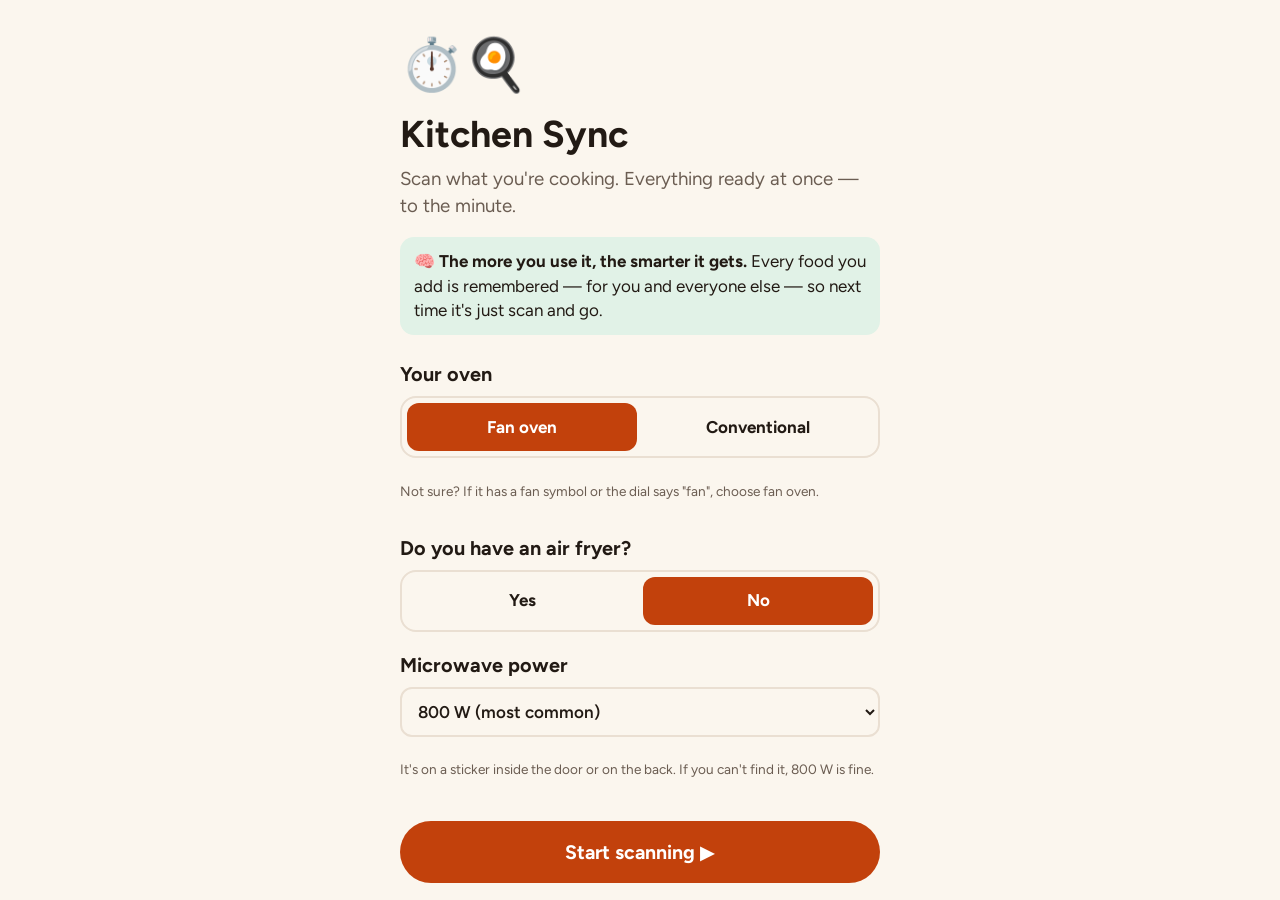
<file: index.html>
<!doctype html>
<html lang="en-IE">
<head>
  <meta charset="utf-8">
  <meta name="viewport" content="width=device-width, initial-scale=1, viewport-fit=cover">
  <meta name="theme-color" content="#FBF6EE" media="(prefers-color-scheme: light)">
  <meta name="theme-color" content="#15110E" media="(prefers-color-scheme: dark)">
  <meta name="description" content="Scan the food you're cooking and Kitchen Sync tells you when to put each thing in, so everything is ready at the same time.">
  <title>Kitchen Sync: To the Minute</title>
  <link rel="icon" type="image/png" sizes="192x192" href="icon-192.png">
  <link rel="manifest" href="manifest.webmanifest">
  <link rel="apple-touch-icon" href="apple-touch-icon.png">
  <!-- The picture and words WhatsApp shows under a link to the app -->
  <meta property="og:title" content="Kitchen Sync: To the Minute">
  <meta property="og:description" content="Scan your food. Everything ready at once — to the minute.">
  <meta property="og:url" content="https://thespectrumtechengine.com/kitchen-sync/">
  <meta property="og:image" content="https://thespectrumtechengine.com/kitchen-sync/share.jpg">
  <meta property="og:image:secure_url" content="https://thespectrumtechengine.com/kitchen-sync/share.jpg">
  <meta property="og:image:type" content="image/jpeg">
  <meta property="og:image:width" content="1200">
  <meta property="og:image:height" content="630">
  <meta property="og:type" content="website">
  <!-- Usage numbers and owner tools, shared by every Spectrum Tech Engine app -->
  <script src="https://thespectrumtechengine.com/ste-owner.js" data-app="kitchen-sync" defer></script>
  <script type="module" crossorigin src="./assets/index-BdXuvkuh.js"></script>
  <link rel="stylesheet" crossorigin href="./assets/index-vVgdwt6_.css">
</head>
<body>
  <div id="app"></div>
</body>
</html>
</file>
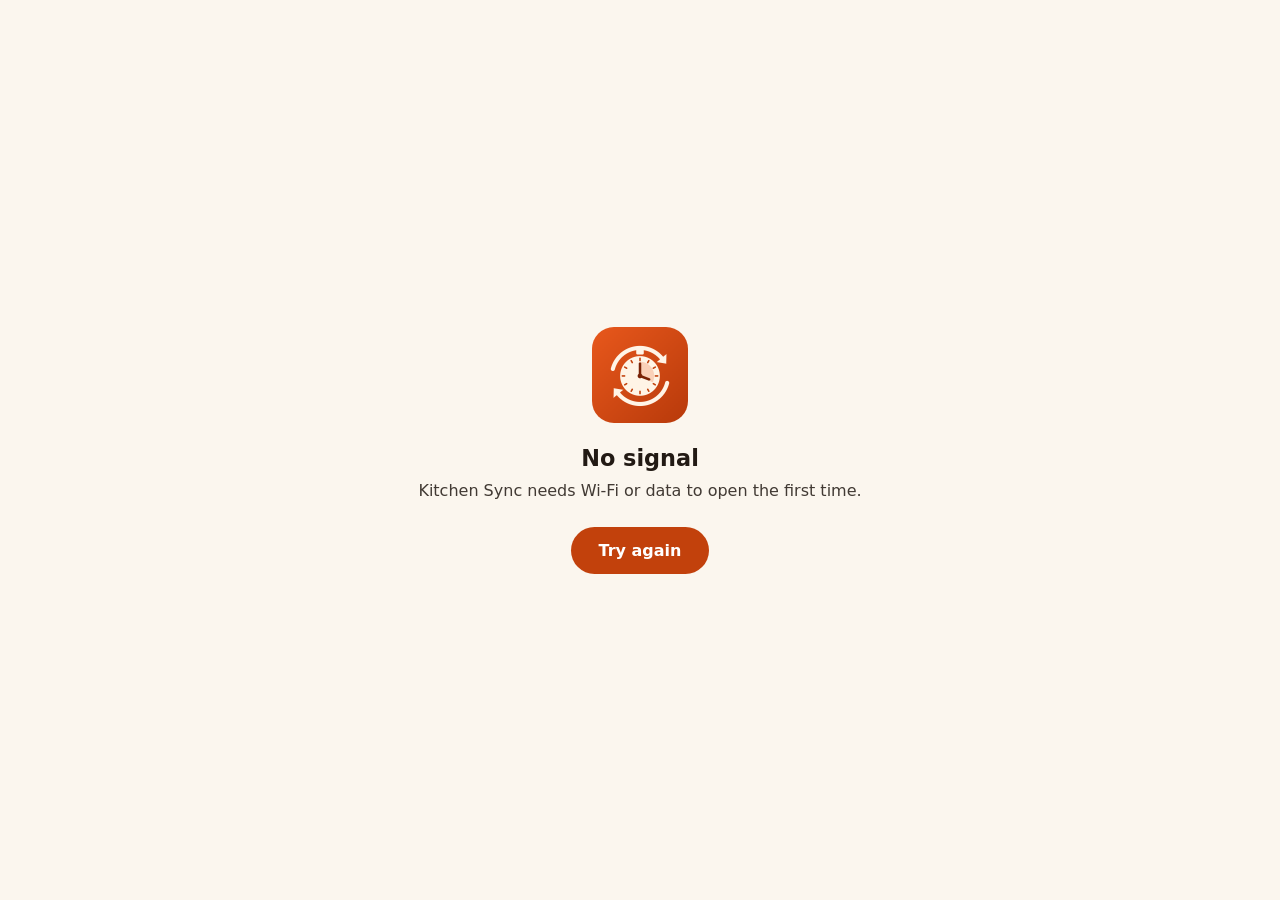
<file: offline.html>
<!DOCTYPE html>
<html lang="en-IE">
<head>
<meta charset="UTF-8">
<meta name="viewport" content="width=device-width, initial-scale=1.0">
<title>Kitchen Sync</title>
<style>
  body { margin: 0; min-height: 100vh; display: grid; place-items: center; background: #FBF6EE; color: #221A14;
         font-family: system-ui, -apple-system, "Segoe UI", sans-serif; text-align: center; padding: 24px; box-sizing: border-box; }
  @media (prefers-color-scheme: dark) { body { background: #15110E; color: #F6EEE6; } a { background: #FF8A3D !important; color: #1B0E05 !important; } }
  img { width: 96px; height: 96px; border-radius: 22px; }
  h1 { font-size: 1.4rem; margin: 18px 0 8px; }
  p { margin: 0 0 24px; line-height: 1.5; opacity: .85; }
  a { display: inline-block; background: #C2410C; color: #fff; font-weight: 700; text-decoration: none; padding: 14px 28px; border-radius: 999px; }
</style>
</head>
<body>
  <main>
    <img src="icon-192.png" alt="">
    <h1>No signal</h1>
    <p>Kitchen Sync needs Wi-Fi or data to open the first time.</p>
    <a href="https://thespectrumtechengine.com/kitchen-sync/">Try again</a>
  </main>
</body>
</html>
</file>
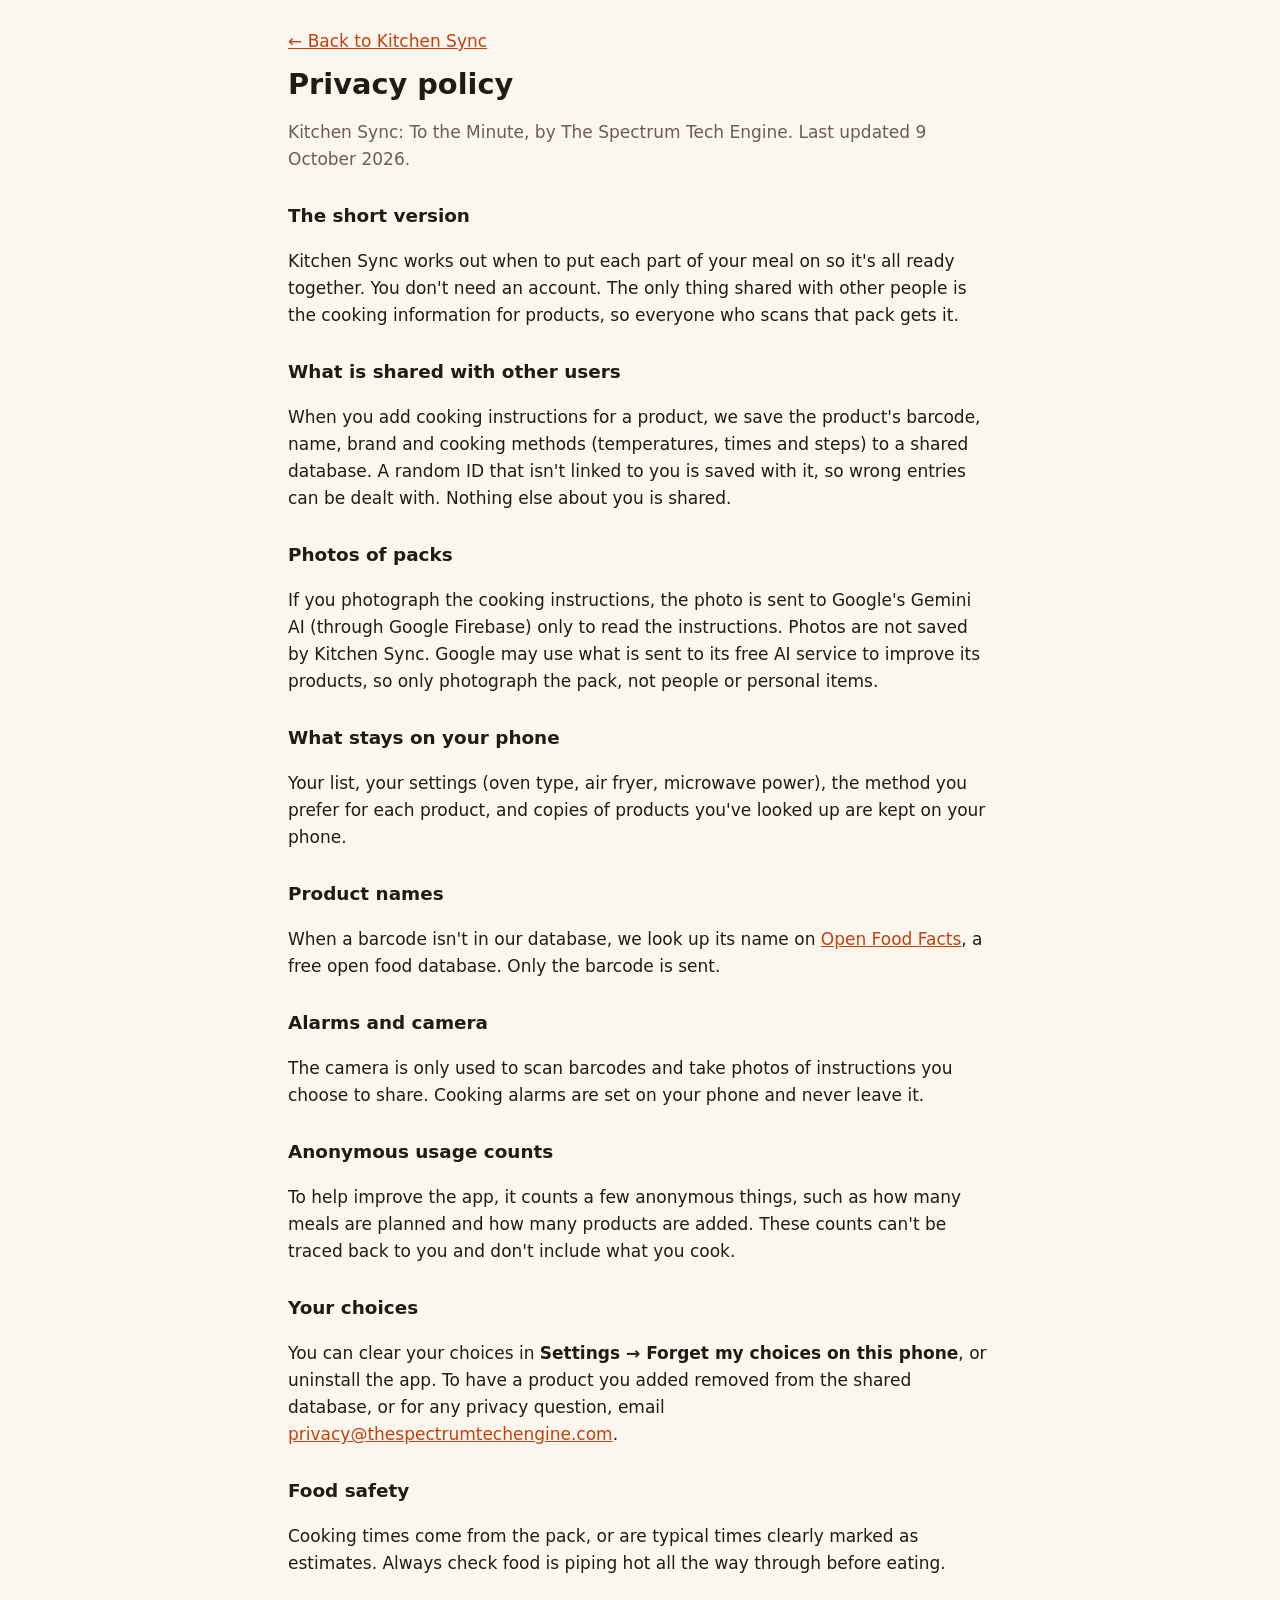
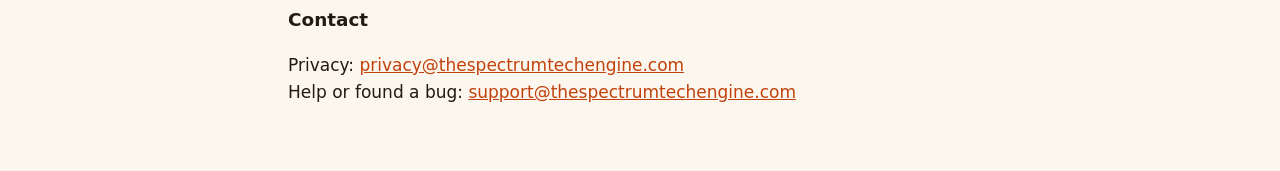
<file: privacy.html>
<!doctype html>
<html lang="en-IE">
<head>
<meta charset="utf-8">
<meta name="viewport" content="width=device-width, initial-scale=1">
<title>Kitchen Sync Privacy</title>
<meta name="description" content="What Kitchen Sync stores, what is shared, and how to have it removed.">
<link rel="icon" type="image/png" sizes="192x192" href="icon-192.png">
<style>
:root { --bg: #FBF6EE; --ink: #221A14; --muted: #6B5D52; --accent: #C2410C; }
@media (prefers-color-scheme: dark) { :root:not([data-theme="light"]) { --bg: #15110E; --ink: #F6EEE6; --muted: #BBAA9B; --accent: #FF8A3D; } }
:root[data-theme="dark"] { --bg: #15110E; --ink: #F6EEE6; --muted: #BBAA9B; --accent: #FF8A3D; }
body { margin: 0; background: var(--bg); color: var(--ink); font: 17px/1.6 system-ui, -apple-system, "Segoe UI", sans-serif; }
main { width: min(100%, 44rem); margin: 0 auto; padding: 28px 16px 48px; }
h1 { font-size: 1.8rem; line-height: 1.2; margin: 12px 0 4px; }
h2 { font-size: 1.15rem; margin: 28px 0 6px; }
.muted { color: var(--muted); }
a { color: var(--accent); }
</style>
</head>
<body>
<main>
  <a href="./">← Back to Kitchen Sync</a>
  <h1>Privacy policy</h1>
  <p class="muted">Kitchen Sync: To the Minute, by The Spectrum Tech Engine. Last updated 9 October 2026.</p>

  <h2>The short version</h2>
  <p>Kitchen Sync works out when to put each part of your meal on so it's all ready together. You don't need an account. The only thing shared with other people is the cooking information for products, so everyone who scans that pack gets it.</p>

  <h2>What is shared with other users</h2>
  <p>When you add cooking instructions for a product, we save the product's barcode, name, brand and cooking methods (temperatures, times and steps) to a shared database. A random ID that isn't linked to you is saved with it, so wrong entries can be dealt with. Nothing else about you is shared.</p>

  <h2>Photos of packs</h2>
  <p>If you photograph the cooking instructions, the photo is sent to Google's Gemini AI (through Google Firebase) only to read the instructions. Photos are not saved by Kitchen Sync. Google may use what is sent to its free AI service to improve its products, so only photograph the pack, not people or personal items.</p>

  <h2>What stays on your phone</h2>
  <p>Your list, your settings (oven type, air fryer, microwave power), the method you prefer for each product, and copies of products you've looked up are kept on your phone.</p>

  <h2>Product names</h2>
  <p>When a barcode isn't in our database, we look up its name on <a href="https://world.openfoodfacts.org" target="_blank" rel="noopener">Open Food Facts</a>, a free open food database. Only the barcode is sent.</p>

  <h2>Alarms and camera</h2>
  <p>The camera is only used to scan barcodes and take photos of instructions you choose to share. Cooking alarms are set on your phone and never leave it.</p>

  <h2>Anonymous usage counts</h2>
  <p>To help improve the app, it counts a few anonymous things, such as how many meals are planned and how many products are added. These counts can't be traced back to you and don't include what you cook.</p>

  <h2>Your choices</h2>
  <p>You can clear your choices in <b>Settings → Forget my choices on this phone</b>, or uninstall the app. To have a product you added removed from the shared database, or for any privacy question, email <a href="mailto:privacy@thespectrumtechengine.com">privacy@thespectrumtechengine.com</a>.</p>

  <h2>Food safety</h2>
  <p>Cooking times come from the pack, or are typical times clearly marked as estimates. Always check food is piping hot all the way through before eating.</p>

  <h2>Contact</h2>
  <p>Privacy: <a href="mailto:privacy@thespectrumtechengine.com">privacy@thespectrumtechengine.com</a><br>
     Help or found a bug: <a href="mailto:support@thespectrumtechengine.com">support@thespectrumtechengine.com</a></p>
</main>
</body>
</html>
</file>
<file: assets/index-vVgdwt6_.css>
@font-face{font-family:Figtree Variable;font-style:normal;font-display:swap;font-weight:300 900;src:url(./figtree-latin-ext-wght-normal-DCwSJGxG.woff2)format("woff2-variations");unicode-range:U+100-2BA,U+2BD-2C5,U+2C7-2CC,U+2CE-2D7,U+2DD-2FF,U+304,U+308,U+329,U+1D00-1DBF,U+1E00-1E9F,U+1EF2-1EFF,U+2020,U+20A0-20AB,U+20AD-20C0,U+2113,U+2C60-2C7F,U+A720-A7FF}@font-face{font-family:Figtree Variable;font-style:normal;font-display:swap;font-weight:300 900;src:url(./figtree-latin-wght-normal-D_ZTVpCC.woff2)format("woff2-variations");unicode-range:U+??,U+131,U+152-153,U+2BB-2BC,U+2C6,U+2DA,U+2DC,U+304,U+308,U+329,U+2000-206F,U+20AC,U+2122,U+2191,U+2193,U+2212,U+2215,U+FEFF,U+FFFD}:root{--bg:#fbf6ee;--card:#fff;--ink:#221a14;--muted:#6b5d52;--line:#eadfd2;--accent:#c2410c;--accent-ink:#fff;--accent-soft:#fde8d9;--good:#2f7d4f;--good-soft:#e1f2e7;--warn:#9a5b00;--warn-soft:#fff1d6;--danger:#b42318;--shadow:0 10px 30px -18px #3c1e0a73;--radius:18px;--font:"Figtree Variable", system-ui, -apple-system, "Segoe UI", Roboto, sans-serif;--lightningcss-light:initial;--lightningcss-dark: ;color-scheme:light dark}@media (prefers-color-scheme:dark){:root{--lightningcss-light: ;--lightningcss-dark:initial}:root:not([data-theme=light]){--bg:#15110e;--card:#211b16;--ink:#f6eee6;--muted:#bbaa9b;--line:#3a2f27;--accent:#ff8a3d;--accent-ink:#1b0e05;--accent-soft:#42261a;--good:#6fd39a;--good-soft:#17301f;--warn:#f5c25a;--warn-soft:#3a2c12;--danger:#ff7a6b;--shadow:0 10px 30px -18px #000c}}:root[data-theme=dark]{--bg:#15110e;--card:#211b16;--ink:#f6eee6;--muted:#bbaa9b;--line:#3a2f27;--accent:#ff8a3d;--accent-ink:#1b0e05;--accent-soft:#42261a;--good:#6fd39a;--good-soft:#17301f;--warn:#f5c25a;--warn-soft:#3a2c12;--danger:#ff7a6b}*{box-sizing:border-box}html,body{background:var(--bg);color:var(--ink);font:17px/1.45 var(--font);-webkit-tap-highlight-color:transparent;margin:0}body{overscroll-behavior:none;min-height:100dvh}#app{flex-direction:column;min-height:100dvh;display:flex}button,input,select{font:inherit;color:inherit}svg{flex:none;width:22px;height:22px}h1,h2,h3{margin:0;line-height:1.15}.muted{color:var(--muted)}.small{font-size:.92rem}.tiny{font-size:.8rem}.center{text-align:center}:focus-visible{outline:3px solid var(--accent);outline-offset:2px}.btn{background:var(--line);cursor:pointer;min-height:52px;color:var(--ink);border:2px solid #0000;border-radius:999px;justify-content:center;align-items:center;gap:8px;padding:0 20px;font-weight:700;text-decoration:none;display:inline-flex}.btn.primary{background:var(--accent);color:var(--accent-ink)}.btn.ghost{border-color:var(--line);background:0 0}.btn.danger{background:var(--danger);color:#fff}.btn.danger-ghost{color:var(--danger);background:0 0;border-color:#0000}.btn.small{min-height:42px;padding:0 14px;font-size:.95rem}.btn.big{width:100%;min-height:62px;font-size:1.15rem}.btn.wide{width:100%;margin-top:10px}.btn:disabled{opacity:.45;cursor:default}.row-btns{gap:10px;margin-top:14px;display:flex}.row-btns>*{flex:1}.icon-btn{color:#fff;cursor:pointer;background:#00000073;border:0;border-radius:50%;place-items:center;width:48px;height:48px;display:grid}.icon-btn.on{color:#000;background:#ffd24a}.link{color:var(--accent);cursor:pointer;background:0 0;border:0;padding:0;font-weight:700;text-decoration:underline}.cam{background:#000;flex:none;height:44dvh;min-height:250px;position:relative;overflow:hidden}.cam video{object-fit:cover;width:100%;height:100%;position:absolute;inset:0}.topbar{padding:calc(10px + env(safe-area-inset-top)) max(14px, env(safe-area-inset-right)) 10px max(14px, env(safe-area-inset-left));background:linear-gradient(#0009,#0000);align-items:center;gap:10px;display:flex;position:absolute;top:0;left:0;right:0}.brand{color:#fff;flex-direction:column;flex:1;font-size:1.3rem;font-weight:800;display:flex}.brand small{opacity:.85;letter-spacing:.04em;font-size:.78rem;font-weight:600}.cam-frame{aspect-ratio:2.2;border:3px solid #ffffffd9;border-radius:16px;width:min(74%,380px);position:absolute;top:54%;left:50%;transform:translate(-50%,-50%);box-shadow:0 0 0 999px #00000040}.cam-frame i{background:#ff8a3d;height:2px;animation:1.6s ease-in-out infinite alternate scanline;position:absolute;top:50%;left:8%;right:8%;box-shadow:0 0 10px #ff8a3d}@keyframes scanline{0%{transform:translateY(-26px)}to{transform:translateY(26px)}}.cam-hint{text-align:center;color:#fff;text-shadow:0 1px 4px #000;margin:0;padding:0 16px;font-size:.9rem;position:absolute;bottom:8px;left:0;right:0}.cam-msg{text-align:center;color:#fff;background:#000000bf;place-content:center;gap:12px;padding:24px;display:grid;position:absolute;inset:0}.cam-msg p{max-width:320px;margin:0}.tray{padding:14px max(16px, env(safe-area-inset-right)) calc(14px + env(safe-area-inset-bottom)) max(16px, env(safe-area-inset-left));background:var(--bg);border-radius:22px 22px 0 0;flex-direction:column;flex:1;gap:10px;margin-top:-18px;display:flex;position:relative}.tray-head{justify-content:space-between;align-items:center;gap:10px;display:flex}.tray-head h2{font-size:1.25rem}.count{color:var(--muted);font-weight:600}.items{flex-direction:column;flex:1;gap:8px;margin:0;padding:0;list-style:none;display:flex}.empty{color:var(--muted);border:2px dashed var(--line);border-radius:var(--radius);align-items:center;gap:12px;padding:18px;display:flex}.empty svg{width:34px;height:34px}.item{border-radius:var(--radius);background:var(--card);box-shadow:var(--shadow);align-items:stretch;transition:opacity .18s,transform .18s;display:flex;position:relative;overflow:hidden}.item.gone{opacity:0;transform:translate(-40%)}.swipe-bg{background:var(--danger);color:#fff;opacity:0;justify-content:flex-end;align-items:center;gap:6px;padding-right:20px;font-weight:700;display:flex;position:absolute;inset:0}.item.swiping .swipe-bg{opacity:1}.item-btn{background:var(--card);text-align:left;cursor:pointer;border:0;flex:1;align-items:center;gap:12px;min-height:68px;padding:10px 6px 10px 14px;transition:transform .15s;display:flex;position:relative}.item-ico{text-align:center;width:36px;font-size:1.6rem}.item-text{flex-direction:column;flex:1;min-width:0;display:flex}.item-name{text-overflow:ellipsis;white-space:nowrap;font-size:1.05rem;font-weight:800;overflow:hidden}.item-sub{color:var(--muted);font-size:.9rem}.item-sub .need{color:var(--warn)}.item.needs{outline:2px solid var(--warn)}.chev{color:var(--muted)}.item-x{background:var(--card);width:48px;color:var(--muted);cursor:pointer;border:0;position:relative}.est{color:var(--warn);font-weight:700}.spinner{border:3px solid var(--line);border-top-color:var(--accent);border-radius:50%;width:22px;height:22px;animation:.8s linear infinite spin;display:inline-block}@keyframes spin{to{transform:rotate(360deg)}}.sheet-wrap{z-index:40;justify-content:center;align-items:flex-end;display:flex;position:fixed;inset:0}.sheet-scrim{opacity:0;background:#140a0280;transition:opacity .25s;position:absolute;inset:0}.sheet{background:var(--card);width:min(100%,560px);max-height:92dvh;padding:10px 18px calc(20px + env(safe-area-inset-bottom));border-radius:24px 24px 0 0;transition:transform .25s ease-out;position:relative;overflow:auto;transform:translateY(100%)}.sheet.tall{min-height:80dvh}.sheet-wrap.open .sheet-scrim{opacity:1}.sheet-wrap.open .sheet{transform:none}.sheet-grip{background:var(--line);border-radius:3px;width:44px;height:5px;margin:0 auto 12px}.sheet-title{margin:0 0 6px;font-size:1.3rem}@media (min-width:700px){.sheet-wrap{align-items:center}.sheet{border-radius:24px}}@media (prefers-reduced-motion:reduce){.sheet,.sheet-scrim,.item,.item-btn{transition:none}.cam-frame i{animation:none}}.label{margin:16px 0 8px;font-weight:800}.badges{flex-wrap:wrap;gap:6px;margin-bottom:4px;display:flex}.badge{background:var(--line);border-radius:999px;padding:3px 10px;font-size:.8rem;font-weight:700;display:inline-block}.badge.good{background:var(--good-soft);color:var(--good)}.badge.est{background:var(--warn-soft);color:var(--warn)}.choices{flex-direction:column;gap:8px;display:flex}.choices.list{max-height:46dvh;overflow:auto}.choice{text-align:left;border:2px solid var(--line);background:var(--bg);cursor:pointer;border-radius:14px;flex-direction:column;align-items:flex-start;gap:2px;min-height:54px;padding:12px 14px;display:flex}.choice[aria-checked=true]{border-color:var(--accent);background:var(--accent-soft)}.choice-main{font-weight:700}.choice-sub{color:var(--muted);font-size:.88rem}.big-choices{gap:10px;margin:12px 0;display:grid}.big-choice{text-align:left;border:2px solid var(--line);background:var(--bg);cursor:pointer;border-radius:16px;grid-template-columns:28px 1fr;align-items:center;column-gap:12px;padding:14px 16px;display:grid}.big-choice svg{grid-row:span 2;width:28px;height:28px}.big-choice b{font-size:1.05rem}.big-choice small{color:var(--muted)}.big-choice.primary{border-color:var(--accent);background:var(--accent-soft)}.note{background:var(--bg);border-radius:14px;align-items:flex-start;gap:10px;margin:12px 0 0;padding:12px;font-size:.95rem;display:flex}.note.warn{background:var(--warn-soft)}.field{flex-direction:column;gap:4px;margin:10px 0;font-size:.92rem;font-weight:700;display:flex}.field input,.field select,.select{border:2px solid var(--line);background:var(--bg);border-radius:12px;width:100%;min-height:50px;padding:0 12px;font-size:1rem;font-weight:600}.field.small{margin:4px 0}.grid2{grid-template-columns:1fr 1fr;gap:8px;display:grid}.method-edit{border:2px solid var(--line);border-radius:16px;margin:12px 0;padding:8px 12px 12px}.method-edit legend{padding:0 6px;font-weight:800}.switch-row{cursor:pointer;align-items:center;gap:12px;min-height:56px;margin:6px 0;display:flex}.switch-row input{width:26px;height:26px;accent-color:var(--accent);flex:none}.switch-row span{flex-direction:column;font-weight:700;display:flex}.switch-row small{color:var(--muted);font-weight:500}.search{border:2px solid var(--line);background:var(--bg);border-radius:14px;align-items:center;gap:8px;margin:8px 0 12px;padding:0 12px;display:flex}.search input{background:0 0;border:0;outline:none;flex:1;min-height:50px;font-size:1.05rem}.thumbs{flex-wrap:wrap;gap:10px;margin:12px 0;display:flex}.thumbs figure{margin:0;position:relative}.thumbs img{object-fit:cover;border:2px solid var(--line);border-radius:12px;width:110px;height:110px}.thumbs .x{background:var(--danger);color:#fff;border:0;border-radius:50%;place-items:center;width:32px;height:32px;display:grid;position:absolute;top:-8px;right:-8px}.status{min-height:1.2em;margin:10px 0 0;font-weight:700}.status.busy{color:var(--accent)}.status.err{color:var(--danger)}.pagebar{padding:calc(12px + env(safe-area-inset-top)) max(16px, env(safe-area-inset-right)) 12px max(16px, env(safe-area-inset-left));align-items:center;gap:12px;display:flex}.pagebar h2{flex:1;font-size:1.3rem}.pagebar .icon-btn{background:var(--card);color:var(--ink);box-shadow:var(--shadow)}.page-body{padding:0 max(16px, env(safe-area-inset-right)) 20px max(16px, env(safe-area-inset-left));flex-direction:column;flex:1;gap:12px;width:min(100%,640px);margin:0 auto;display:flex}.page-foot{padding:12px max(16px, env(safe-area-inset-right)) calc(12px + env(safe-area-inset-bottom)) max(16px, env(safe-area-inset-left));background:linear-gradient(transparent, var(--bg) 30%);width:min(100%,640px);margin:0 auto;position:sticky;bottom:0}.card{background:var(--card);border-radius:var(--radius);box-shadow:var(--shadow);padding:14px 16px}.card h3{margin-bottom:10px;font-size:1.05rem}.card.warn{background:var(--warn-soft)}.card.warn p{gap:10px;margin:4px 0;display:flex}.card.warn svg{color:var(--warn)}.seg{background:var(--bg);border:2px solid var(--line);border-radius:16px;grid-template-columns:1fr 1fr;gap:6px;padding:5px;display:grid}.seg button{cursor:pointer;background:0 0;border:0;border-radius:12px;min-height:48px;font-weight:700}.seg button[aria-checked=true]{background:var(--accent);color:var(--accent-ink)}.time-in{text-align:center;border:2px solid var(--line);background:var(--bg);border-radius:14px;width:100%;min-height:56px;margin-top:10px;font-size:1.5rem;font-weight:800}.ready-big{margin:12px 0 0;font-size:1.15rem}.ready-big b{color:var(--accent);font-size:1.6rem}.plan-items{flex-direction:column;gap:6px;margin:0;padding:0;list-style:none;display:flex}.plan-items button{text-align:left;border:2px solid var(--line);background:var(--bg);cursor:pointer;border-radius:12px;grid-template-columns:1fr auto;gap:2px 10px;width:100%;padding:10px 12px;display:grid}.pi-name{font-weight:800}.pi-sub{color:var(--muted);grid-column:1;font-size:.88rem}.pi-when{font-variant-numeric:tabular-nums;grid-area:1/2/span 2;align-self:center;font-weight:800}.timeline{margin:0;padding:0;list-style:none}.timeline li{border-bottom:1px solid var(--line);grid-template-columns:56px 30px 1fr;align-items:start;gap:8px;padding:9px 0;font-size:1.02rem;display:grid}.timeline li:last-child{border-bottom:0}.timeline time{font-variant-numeric:tabular-nums;font-weight:800}.timeline .k-serve{color:var(--good);font-weight:800}.timeline .k-halfway{color:var(--muted)}.timeline.live li.done{opacity:.45;text-decoration:line-through}.timeline.live li.due{background:var(--accent-soft);border-radius:10px;padding-left:6px}.pagebar.cooking{background:var(--card);box-shadow:var(--shadow)}.now{background:var(--card);text-align:center;box-shadow:var(--shadow);border:3px solid var(--line);border-radius:24px;padding:22px 18px}.now h2{margin:8px 0 4px;font-size:clamp(1.5rem,6vw,2.2rem)}.now-when{color:var(--muted);letter-spacing:.04em;text-transform:uppercase;margin:0;font-weight:800}.now-ico{font-size:3.2rem;line-height:1.2}.countdown{font-variant-numeric:tabular-nums;color:var(--accent);margin:4px 0;font-size:clamp(3rem,18vw,5.5rem);font-weight:800;line-height:1}.now.due{border-color:var(--accent);background:var(--accent-soft);animation:1.2s ease-in-out infinite pulse}.now.due .now-when{color:var(--accent);font-size:1.6rem}.now.serve{border-color:var(--good);background:var(--good-soft)}@keyframes pulse{50%{box-shadow:0 0 0 10px color-mix(in srgb, var(--accent) 25%, transparent)}}@media (prefers-reduced-motion:reduce){.now.due{animation:none}}.onboard{z-index:50;background:var(--bg);position:fixed;inset:0;overflow:auto}.onboard-inner{width:min(100%,520px);padding:calc(28px + env(safe-area-inset-top)) 20px calc(28px + env(safe-area-inset-bottom));flex-direction:column;gap:10px;margin:0 auto;display:flex}.ob-logo{font-size:3rem}.onboard h1{font-size:2.2rem}.ob-tag{color:var(--muted);margin:0 0 8px;font-size:1.1rem}.onboard h3{margin-top:12px}.onboard .btn.big{margin-top:18px}.toast{left:50%;bottom:calc(24px + env(safe-area-inset-bottom));opacity:0;z-index:60;background:var(--ink);width:max-content;max-width:min(92vw,480px);color:var(--bg);pointer-events:none;border-radius:14px;padding:12px 18px;font-weight:700;transition:all .25s;position:fixed;transform:translate(-50%,30px)}.toast.show{opacity:1;transform:translate(-50%)}.ste-sig{opacity:.85;width:min(220px,60%);height:auto;margin:18px auto 0;display:block}[hidden]{display:none!important}.empty.how{flex-direction:column;align-items:stretch;gap:4px}.how-title{color:var(--ink);margin:0;font-size:1.05rem;font-weight:800}.how ol{color:var(--ink);margin:4px 0 0;padding-left:22px}.how ol li{margin:4px 0}.how-tally{color:var(--good);margin:8px 0 0;font-weight:700}.item-sub .known{color:var(--good);font-size:.85rem;font-weight:700;display:block}.once{background:var(--good-soft);border-radius:14px;margin:8px 0;padding:12px 14px}.ob-learn{background:var(--good-soft);border-radius:14px;margin:0 0 6px;padding:12px 14px}.toast.good{background:var(--good);color:#fff}@media (prefers-color-scheme:dark){:root:not([data-theme=light]) .toast.good{color:#0b1d12}}.scan-btn{color:#fff;min-height:60px;font:800 1.2rem var(--font);cursor:pointer;z-index:2;background:#c2410c;border:3px solid #fff;border-radius:999px;align-items:center;gap:10px;padding:0 28px;display:inline-flex;position:absolute;bottom:34px;left:50%;transform:translate(-50%);box-shadow:0 8px 24px #00000073}.scan-btn svg{width:26px;height:26px}.scan-btn small{opacity:.9;font-size:.72rem;font-weight:600;display:block}.scan-btn span{flex-direction:column;align-items:flex-start;line-height:1.1;display:flex}.scan-btn.busy{background:#1f7a45;animation:1s ease-in-out infinite scanpulse}@keyframes scanpulse{50%{box-shadow:0 0 0 10px #1f7a4559}}.cam-frame i{opacity:0}.cam.scanning .cam-frame{border-color:#6fd39a}.cam.scanning .cam-frame i{opacity:1}.cam-hint{bottom:auto;top:calc(64px + env(safe-area-inset-top))}@media (prefers-reduced-motion:reduce){.scan-btn.busy{animation:none}}.dinner-bar{border-radius:var(--radius);background:var(--card);box-shadow:var(--shadow);justify-content:space-between;align-items:baseline;gap:10px;padding:12px 16px;font-size:1.1rem;display:flex}.dinner-bar b{font-variant-numeric:tabular-nums}.dinner-in{color:var(--accent);font-size:1.5rem}.snooze{flex-wrap:wrap;justify-content:center;align-items:center;gap:8px;margin-top:12px;display:flex}.snooze span{color:var(--muted);font-weight:700}.now.next-small{text-align:left;padding:12px 16px}.now.next-small p{margin:0}.now.next-small b{color:var(--accent);font-variant-numeric:tabular-nums}.now.paused{border-color:var(--warn);background:var(--warn-soft)}.tool-grid{grid-template-columns:1fr 1fr;gap:8px;display:grid}.tool-grid .btn{padding:0 10px;font-size:.98rem}.timeline.live li{grid-template-columns:56px 30px 1fr auto}.timeline .undo{font-size:.9rem;text-decoration:none}.cook-bar{background:var(--accent);width:100%;color:var(--accent-ink);text-align:left;font:700 1rem var(--font);cursor:pointer;border:0;border-radius:14px;flex-direction:column;gap:2px;margin-bottom:10px;padding:12px 14px;display:flex}.cook-bar-top{align-items:center;gap:6px;font-weight:800;display:flex}.cook-bar svg{width:18px;height:18px}#cookNext{font-variant-numeric:tabular-nums}.tray-btns{flex-wrap:wrap;justify-content:flex-end;gap:6px;display:flex}.meal-row{align-items:center;gap:6px;display:flex}.meal-row .choice{flex:1}.toast.has-action{pointer-events:auto;align-items:center;gap:14px;display:flex}.toast-btn{color:inherit;font:800 1rem var(--font);cursor:pointer;text-transform:uppercase;background:0 0;border:0;padding:6px 4px;text-decoration:underline}
</file>
